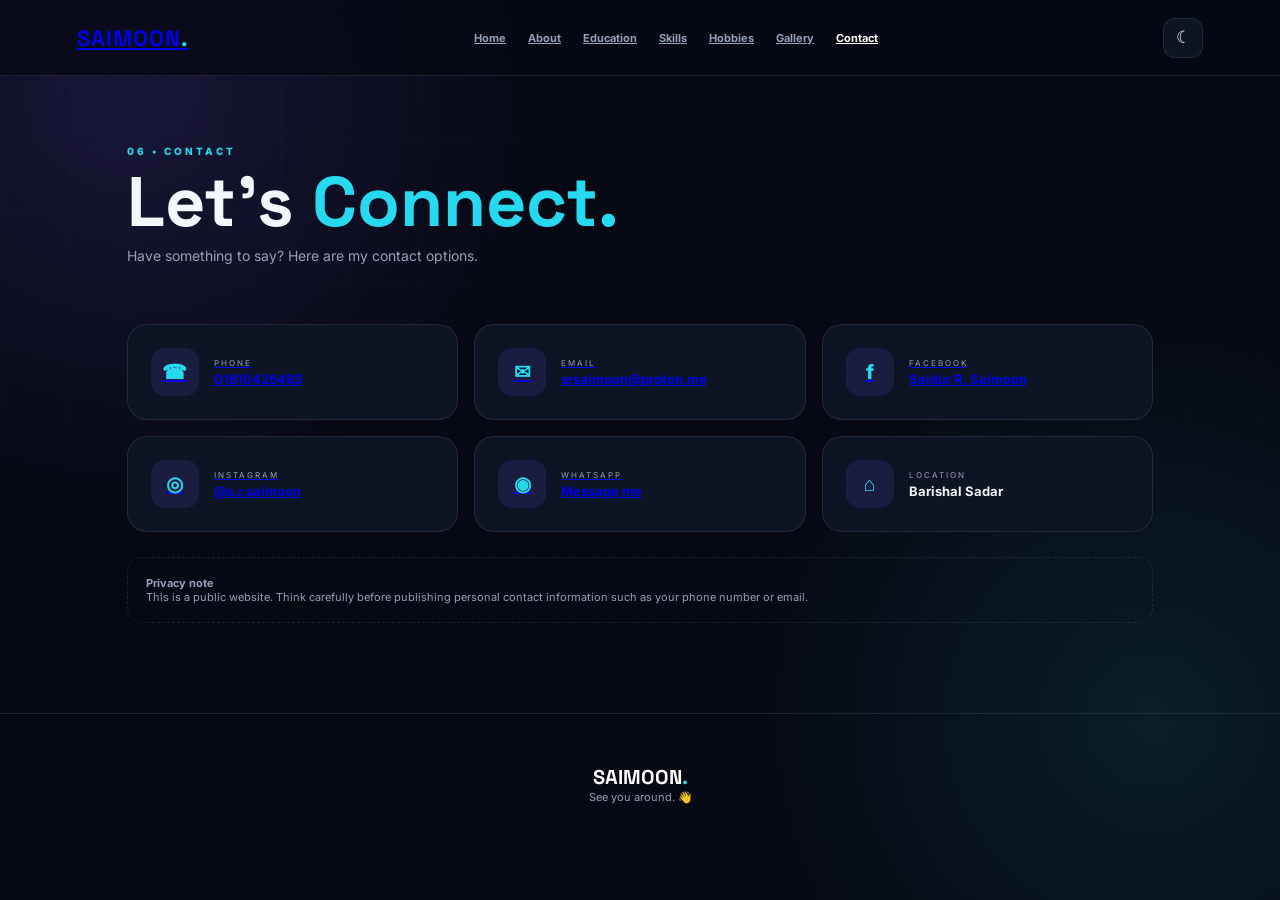
<file: contact.html>
<!DOCTYPE html>
<html lang="en">

<head>

<meta charset="UTF-8">
<meta name="viewport" content="width=device-width, initial-scale=1.0">

<title>Contact | Saimoon</title>

<link rel="stylesheet" href="style.css">

</head>


<body>


<header class="navbar">

<a href="index.html" class="logo">
SAIMOON<span>.</span>
</a>


<nav>

<a href="index.html">Home</a>

<a href="about.html">About</a>

<a href="education.html">Education</a>

<a href="skills.html">Skills</a>

<a href="hobbies.html">Hobbies</a>

<a href="gallery.html">Gallery</a>

<a href="contact.html" class="active">
Contact
</a>

</nav>


<button id="themeBtn">☾</button>

</header>



<main class="inner-page">


<section class="page-heading">

<p class="section-label">
06 • CONTACT
</p>

<h1>

Let's
<em>Connect.</em>

</h1>

<p>
Have something to say? Here are my contact options.
</p>

</section>



<section class="contact-grid">


<a
href="tel:01610426493"
class="contact-card"
>

<div class="contact-icon">
☎
</div>

<div>

<small>PHONE</small>

<h3>
01610426493
</h3>

</div>

</a>



<a
href="mailto:srsaimoon@proton.me"
class="contact-card"
>

<div class="contact-icon">
✉
</div>

<div>

<small>EMAIL</small>

<h3>
srsaimoon@proton.me
</h3>

</div>

</a>



<a
href="https://www.facebook.com/Saidur.R.Saimoon"
target="_blank"
class="contact-card"
>

<div class="contact-icon">
f
</div>

<div>

<small>FACEBOOK</small>

<h3>
Saidur R. Saimoon
</h3>

</div>

</a>



<a
href="https://www.instagram.com/s.r.saimoon"
target="_blank"
class="contact-card"
>

<div class="contact-icon">
◎
</div>

<div>

<small>INSTAGRAM</small>

<h3>
@s.r.saimoon
</h3>

</div>

</a>



<a
href="https://wa.me/qr/3ZWP6IYVEFZGP1"
target="_blank"
class="contact-card"
>

<div class="contact-icon">
◉
</div>

<div>

<small>WHATSAPP</small>

<h3>
Message me
</h3>

</div>

</a>



<div class="contact-card">

<div class="contact-icon">
⌂
</div>

<div>

<small>LOCATION</small>

<h3>
Barishal Sadar
</h3>

</div>

</div>


</section>



<div class="privacy-box">

<strong>Privacy note</strong>

<p>
This is a public website. Think carefully before publishing
personal contact information such as your phone number or email.
</p>

</div>


</main>



<footer>

<div class="footer-logo">
SAIMOON<span>.</span>
</div>

<p>
See you around. 👋
</p>

</footer>


<script src="script.js"></script>

</body>

  </html>
</file>
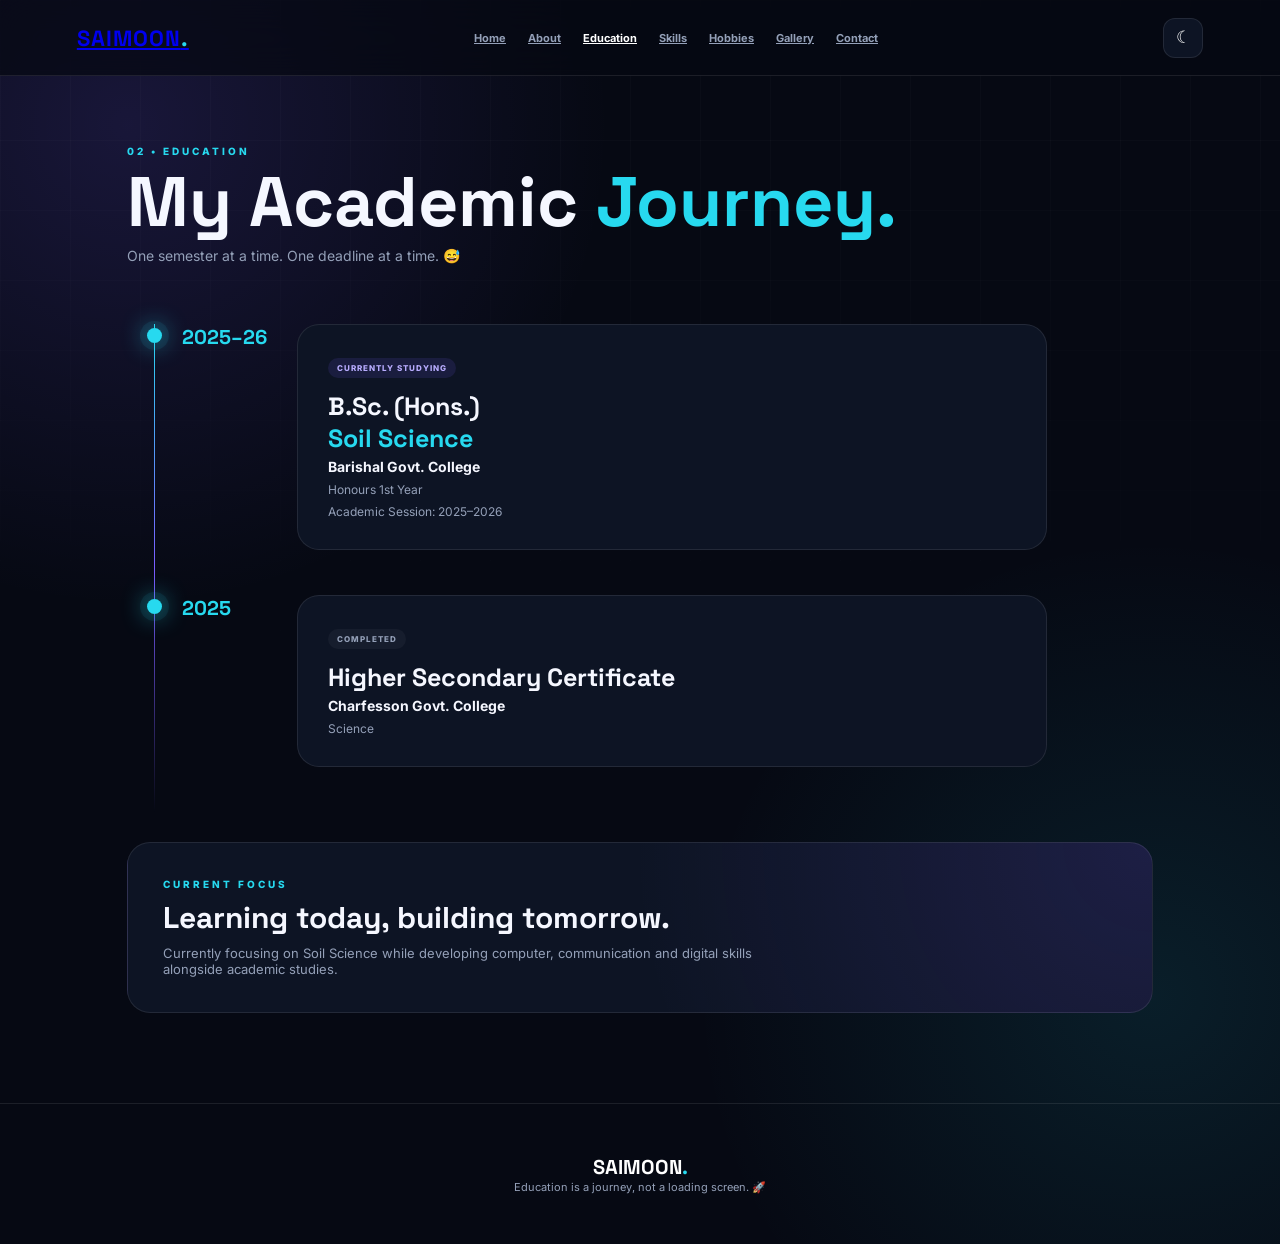
<file: education.html>
<!DOCTYPE html>
<html lang="en">

<head>

<meta charset="UTF-8">
<meta name="viewport" content="width=device-width, initial-scale=1.0">

<title>Education | Saimoon</title>

<link rel="stylesheet" href="style.css">

</head>


<body>


<header class="navbar">

<a href="index.html" class="logo">
SAIMOON<span>.</span>
</a>


<nav>

<a href="index.html">Home</a>

<a href="about.html">About</a>

<a href="education.html" class="active">
Education
</a>

<a href="skills.html">Skills</a>

<a href="hobbies.html">Hobbies</a>

<a href="gallery.html">Gallery</a>

<a href="contact.html">Contact</a>

</nav>


<button id="themeBtn">
☾
</button>

</header>



<main class="inner-page">


<section class="page-heading">

<p class="section-label">
02 • EDUCATION
</p>

<h1>

My Academic
<em>Journey.</em>

</h1>

<p>

One semester at a time.
One deadline at a time. 😅

</p>

</section>



<section class="timeline">


<!-- CURRENT EDUCATION -->

<article class="timeline-item">

<div class="timeline-dot"></div>


<div class="timeline-year">

2025–26

</div>


<div class="education-card">

<span class="status">
CURRENTLY STUDYING
</span>


<h2>

B.Sc. (Hons.)
<br>

<span>Soil Science</span>

</h2>


<h3>
Barishal Govt. College
</h3>


<p>

Honours 1st Year

</p>


<p class="muted">

Academic Session: 2025–2026

</p>

</div>

</article>



<!-- HSC -->

<article class="timeline-item">

<div class="timeline-dot"></div>


<div class="timeline-year">

2025

</div>


<div class="education-card">

<span class="status completed">

COMPLETED

</span>


<h2>

Higher Secondary
Certificate

</h2>


<h3>

Charfesson Govt. College

</h3>


<p>

Science

</p>

</div>

</article>


</section>



<div class="education-note">

<p class="section-label">
CURRENT FOCUS
</p>

<h2>
Learning today,
building tomorrow.
</h2>

<p>
Currently focusing on Soil Science while
developing computer, communication and
digital skills alongside academic studies.
</p>

</div>


</main>



<footer>

<div class="footer-logo">
SAIMOON<span>.</span>
</div>

<p>
Education is a journey, not a loading screen. 🚀
</p>

</footer>



<script src="script.js"></script>

</body>

</html>
</file>
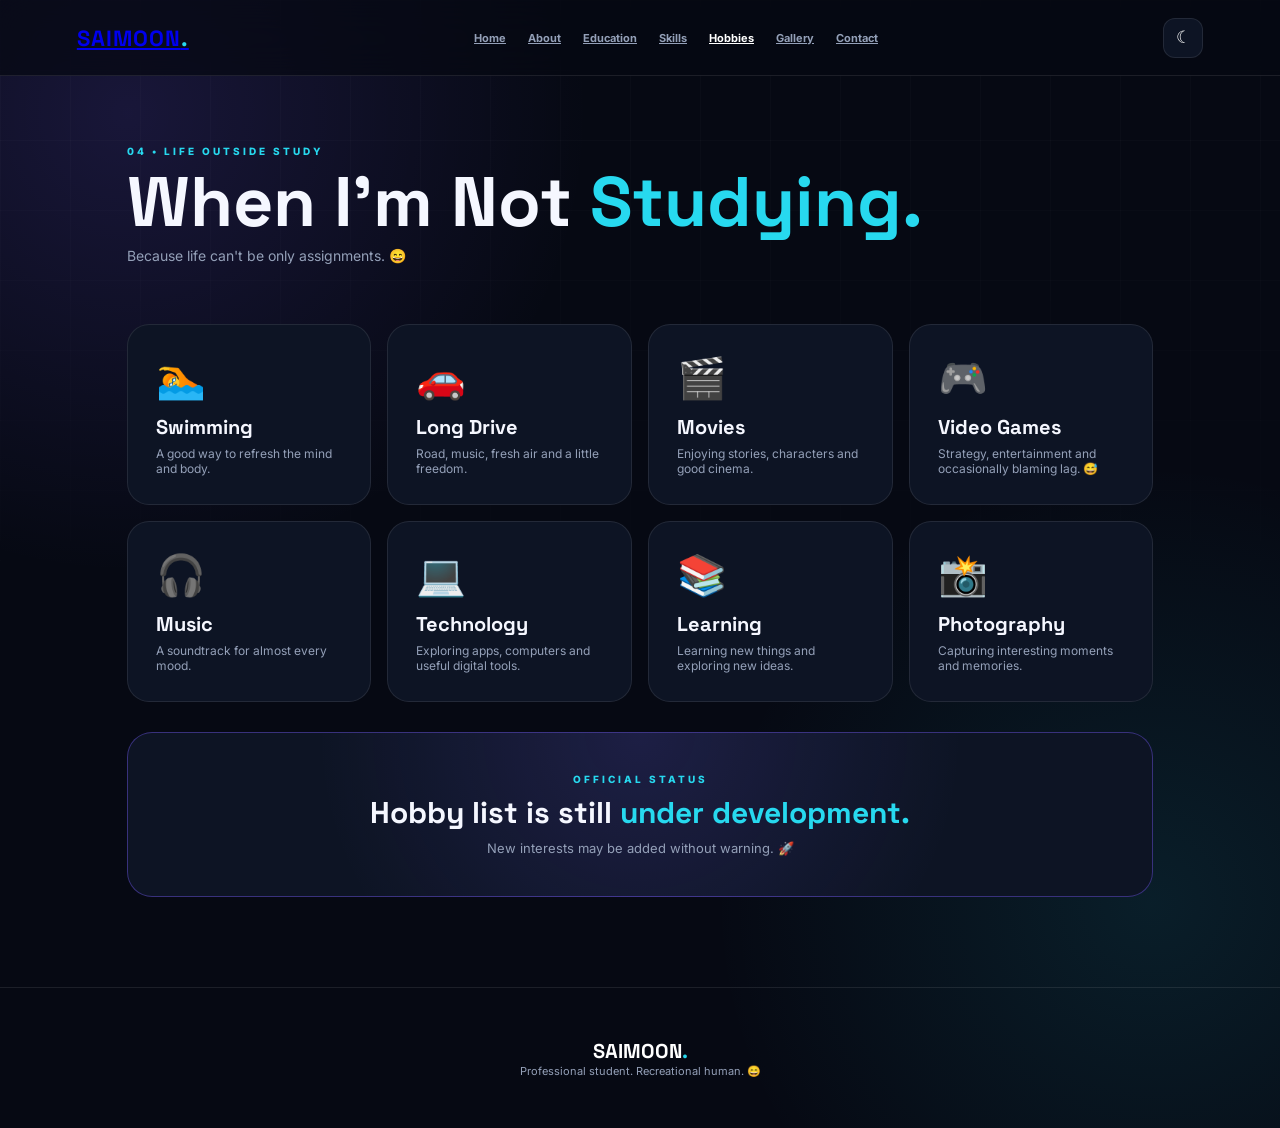
<file: hobbies.html>
<!DOCTYPE html>
<html lang="en">

<head>

<meta charset="UTF-8">
<meta name="viewport" content="width=device-width, initial-scale=1.0">

<title>Hobbies | Saimoon</title>

<link rel="stylesheet" href="style.css">

</head>


<body>


<header class="navbar">

<a href="index.html" class="logo">
SAIMOON<span>.</span>
</a>


<nav>

<a href="index.html">Home</a>

<a href="about.html">About</a>

<a href="education.html">Education</a>

<a href="skills.html">Skills</a>

<a href="hobbies.html" class="active">
Hobbies
</a>

<a href="gallery.html">Gallery</a>

<a href="contact.html">Contact</a>

</nav>


<button id="themeBtn">☾</button>

</header>



<main class="inner-page">


<section class="page-heading">

<p class="section-label">
04 • LIFE OUTSIDE STUDY
</p>

<h1>

When I'm Not
<em>Studying.</em>

</h1>

<p>

Because life can't be only assignments. 😄

</p>

</section>



<section class="hobbies-grid">


<div class="hobby-card">

<div class="hobby-icon">🏊</div>

<h2>Swimming</h2>

<p>
A good way to refresh the mind and body.
</p>

</div>



<div class="hobby-card">

<div class="hobby-icon">🚗</div>

<h2>Long Drive</h2>

<p>
Road, music, fresh air and a little freedom.
</p>

</div>



<div class="hobby-card">

<div class="hobby-icon">🎬</div>

<h2>Movies</h2>

<p>
Enjoying stories, characters and good cinema.
</p>

</div>



<div class="hobby-card">

<div class="hobby-icon">🎮</div>

<h2>Video Games</h2>

<p>
Strategy, entertainment and occasionally blaming lag. 😅
</p>

</div>



<div class="hobby-card">

<div class="hobby-icon">🎧</div>

<h2>Music</h2>

<p>
A soundtrack for almost every mood.
</p>

</div>



<div class="hobby-card">

<div class="hobby-icon">💻</div>

<h2>Technology</h2>

<p>
Exploring apps, computers and useful digital tools.
</p>

</div>



<div class="hobby-card">

<div class="hobby-icon">📚</div>

<h2>Learning</h2>

<p>
Learning new things and exploring new ideas.
</p>

</div>



<div class="hobby-card">

<div class="hobby-icon">📸</div>

<h2>Photography</h2>

<p>
Capturing interesting moments and memories.
</p>

</div>


</section>



<section class="fun-box">

<p class="section-label">
OFFICIAL STATUS
</p>

<h2>
Hobby list is still
<em>under development.</em>
</h2>

<p>
New interests may be added without warning. 🚀
</p>

</section>


</main>



<footer>

<div class="footer-logo">
SAIMOON<span>.</span>
</div>

<p>
Professional student. Recreational human. 😄
</p>

</footer>


<script src="script.js"></script>

</body>

</html>
</file>
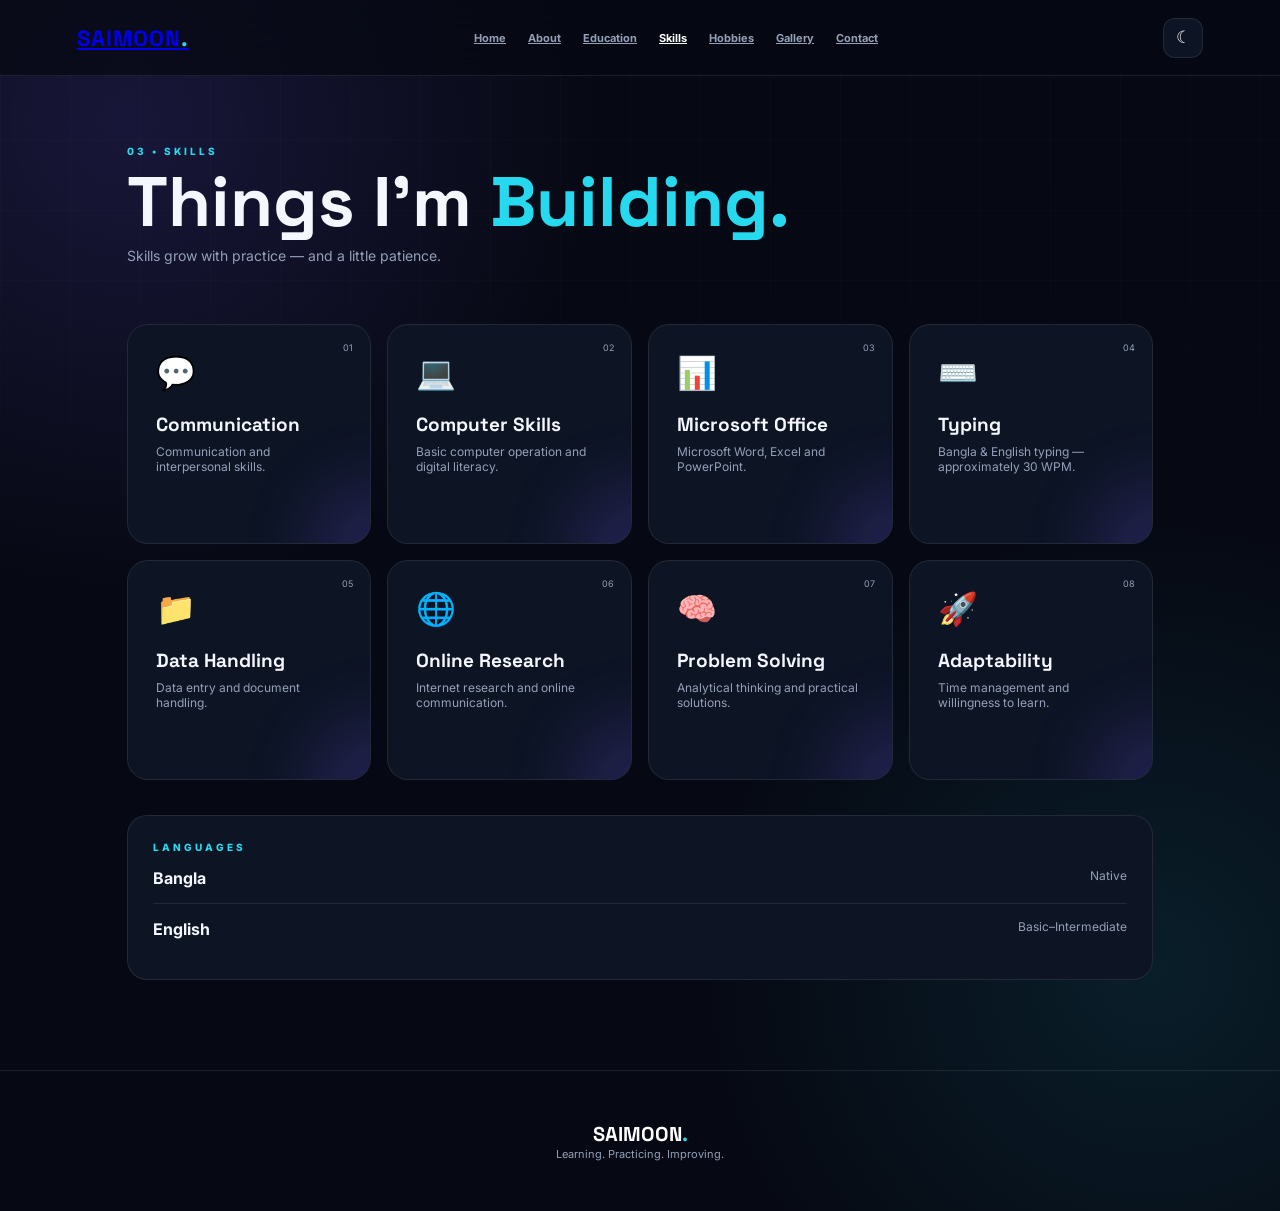
<file: skills.html>
<!DOCTYPE html>
<html lang="en">
<head>
  <meta charset="UTF-8">
  <meta name="viewport" content="width=device-width, initial-scale=1.0">
  <title>Skills | Saimoon</title>
  <link rel="stylesheet" href="style.css">
</head>

<body>

<header class="navbar">

  <a href="index.html" class="logo">
    SAIMOON<span>.</span>
  </a>

  <nav>
    <a href="index.html">Home</a>
    <a href="about.html">About</a>
    <a href="education.html">Education</a>
    <a href="skills.html" class="active">Skills</a>
    <a href="hobbies.html">Hobbies</a>
    <a href="gallery.html">Gallery</a>
    <a href="contact.html">Contact</a>
  </nav>

  <button id="themeBtn">☾</button>

</header>


<main class="inner-page">

<section class="page-heading">

  <p class="section-label">03 • SKILLS</p>

  <h1>
    Things I'm
    <em>Building.</em>
  </h1>

  <p>
    Skills grow with practice — and a little patience.
  </p>

</section>


<section class="skills-grid">

  <div class="skill-card">
    <span class="skill-number">01</span>
    <div class="skill-icon">💬</div>
    <h2>Communication</h2>
    <p>
      Communication and interpersonal skills.
    </p>
  </div>


  <div class="skill-card">
    <span class="skill-number">02</span>
    <div class="skill-icon">💻</div>
    <h2>Computer Skills</h2>
    <p>
      Basic computer operation and digital literacy.
    </p>
  </div>


  <div class="skill-card">
    <span class="skill-number">03</span>
    <div class="skill-icon">📊</div>
    <h2>Microsoft Office</h2>
    <p>
      Microsoft Word, Excel and PowerPoint.
    </p>
  </div>


  <div class="skill-card">
    <span class="skill-number">04</span>
    <div class="skill-icon">⌨️</div>
    <h2>Typing</h2>
    <p>
      Bangla & English typing — approximately 30 WPM.
    </p>
  </div>


  <div class="skill-card">
    <span class="skill-number">05</span>
    <div class="skill-icon">📁</div>
    <h2>Data Handling</h2>
    <p>
      Data entry and document handling.
    </p>
  </div>


  <div class="skill-card">
    <span class="skill-number">06</span>
    <div class="skill-icon">🌐</div>
    <h2>Online Research</h2>
    <p>
      Internet research and online communication.
    </p>
  </div>


  <div class="skill-card">
    <span class="skill-number">07</span>
    <div class="skill-icon">🧠</div>
    <h2>Problem Solving</h2>
    <p>
      Analytical thinking and practical solutions.
    </p>
  </div>


  <div class="skill-card">
    <span class="skill-number">08</span>
    <div class="skill-icon">🚀</div>
    <h2>Adaptability</h2>
    <p>
      Time management and willingness to learn.
    </p>
  </div>

</section>


<section class="languages-box">

  <p class="section-label">LANGUAGES</p>

  <div class="language-row">
    <strong>Bangla</strong>
    <span>Native</span>
  </div>

  <div class="language-row">
    <strong>English</strong>
    <span>Basic–Intermediate</span>
  </div>

</section>

</main>


<footer>

  <div class="footer-logo">
    SAIMOON<span>.</span>
  </div>

  <p>
    Learning. Practicing. Improving.
  </p>

</footer>

<script src="script.js"></script>

</body>
      </html>
</file>
<file: style.css>
@import url('https://fonts.googleapis.com/css2?family=Inter:wght@400;500;600;700;800&family=Space+Grotesk:wght@500;600;700&display=swap');


:root{

--bg:#060913;
--card:#0d1424;
--card2:#111a2d;

--text:#f5f7ff;
--muted:#94a0b8;

--purple:#795cff;
--cyan:#27d9ef;

--border:rgba(255,255,255,.09);

}


*{
margin:0;
padding:0;
box-sizing:border-box;
}


html{
scroll-behavior:smooth;
}


body{

background:
radial-gradient(
circle at 10% 10%,
rgba(121,92,255,.16),
transparent 30%
),
radial-gradient(
circle at 90% 80%,
rgba(39,217,239,.10),
transparent 30%
),
var(--bg);

color:var(--text);

font-family:Inter,sans-serif;

min-height:100vh;

overflow-x:hidden;

transition:.4s;

}


body::before{

content:"";

position:fixed;

inset:0;

pointer-events:none;

background-image:

linear-gradient(
rgba(255,255,255,.025) 1px,
transparent 1px
),

linear-gradient(
90deg,
rgba(255,255,255,.025) 1px,
transparent 1px
);

background-size:70px 70px;

mask-image:linear-gradient(
to bottom,
black,
transparent 80%
);

z-index:-2;

}


/* NAVIGATION */

.navbar{

position:fixed;

top:0;
left:0;
right:0;

height:76px;

display:flex;

align-items:center;

justify-content:space-between;

padding:0 6%;

z-index:100;

background:rgba(6,9,19,.72);

backdrop-filter:blur(18px);

border-bottom:1px solid var(--border);

}


.logo{

font-family:"Space Grotesk";

font-size:22px;

font-weight:800;

letter-spacing:1px;

}


.logo span,
em{

color:var(--cyan);

font-style:normal;

}


.navbar nav{

display:flex;

gap:22px;

}


.navbar nav a{

font-size:11px;

font-weight:700;

color:var(--muted);

transition:.3s;

}


.navbar nav a:hover,
.navbar nav a.active{

color:#fff;

}


#themeBtn{

width:40px;

height:40px;

border-radius:12px;

border:1px solid var(--border);

background:var(--card);

color:#fff;

cursor:pointer;

font-size:17px;

transition:.3s;

}


#themeBtn:hover{

transform:rotate(20deg);

border-color:var(--cyan);

}


/* HERO */

.hero{

min-height:100vh;

display:flex;

align-items:center;

justify-content:center;

text-align:center;

position:relative;

padding:130px 6% 80px;

}


.hero::before{

content:"";

position:absolute;

width:500px;

height:500px;

border-radius:50%;

background:var(--purple);

filter:blur(180px);

opacity:.13;

animation:pulse 6s infinite alternate;

}


@keyframes pulse{

from{
transform:scale(.8);
opacity:.08;
}

to{
transform:scale(1.2);
opacity:.18;
}

}


.hero-content{

position:relative;

max-width:900px;

animation:heroIn 1.2s ease both;

}


@keyframes heroIn{

from{
opacity:0;
transform:translateY(40px);
}

to{
opacity:1;
transform:none;
}

}


.profile-wrap{

width:145px;

height:145px;

margin:auto;

position:relative;

}


.profile-glow{

position:absolute;

inset:-15px;

border-radius:45px;

background:linear-gradient(
135deg,
var(--purple),
var(--cyan)
);

filter:blur(25px);

opacity:.35;

animation:profilePulse 3s infinite alternate;

}


@keyframes profilePulse{

to{
transform:scale(1.12);
opacity:.55;
}

}


.profile-img{

width:100%;

height:100%;

object-fit:cover;

border-radius:42px;

border:4px solid rgba(255,255,255,.8);

position:relative;

z-index:2;

}


.small-title,
.section-label{

font-size:10px;

letter-spacing:3px;

font-weight:800;

color:var(--cyan);

}


.small-title{

margin-top:28px;

}


.hero h1{

font-family:"Space Grotesk";

font-size:clamp(43px,7vw,88px);

line-height:.95;

letter-spacing:-4px;

margin:15px 0;

}


.hero h1 span{

display:block;

background:linear-gradient(
90deg,
#fff,
var(--cyan),
#9d8cff
);

background-clip:text;

-webkit-background-clip:text;

color:transparent;

}


.typing-box{

height:35px;

font-family:"Space Grotesk";

font-size:18px;

font-weight:600;

color:var(--cyan);

}


.cursor{

animation:blink .8s infinite;

}


@keyframes blink{

50%{
opacity:0;
}

}


.hero-text{

max-width:650px;

margin:12px auto;

font-size:14px;

line-height:1.8;

color:var(--muted);

}


.hero-buttons{

display:flex;

justify-content:center;

gap:12px;

margin-top:28px;

flex-wrap:wrap;

}


.primary-btn,
.secondary-btn{

padding:13px 21px;

border-radius:13px;

font-size:12px;

font-weight:800;

transition:.35s;

}


.primary-btn{

background:linear-gradient(
135deg,
var(--purple),
#528dff
);

box-shadow:
0 15px 40px rgba(121,92,255,.22);

}


.secondary-btn{

border:1px solid var(--border);

background:rgba(255,255,255,.03);

}


.primary-btn:hover,
.secondary-btn:hover{

transform:translateY(-5px);

}


.scroll-down{

position:absolute;

bottom:30px;

font-size:8px;

letter-spacing:3px;

color:var(--muted);

}


.scroll-down span{

display:block;

width:1px;

height:30px;

margin:auto auto 8px;

background:var(--cyan);

animation:scrollLine 1.5s infinite;

}


@keyframes scrollLine{

50%{
height:45px;
opacity:.3;
}

}


/* INTRO */

.intro-section{

padding:120px 7%;

text-align:center;

}


.intro-section h2{

font-family:"Space Grotesk";

font-size:clamp(30px,5vw,55px);

line-height:1.1;

margin:10px 0 20px;

}


.intro-text{

max-width:650px;

margin:auto;

color:var(--muted);

font-size:14px;

}


.quick-cards{

max-width:950px;

margin:45px auto 0;

display:grid;

grid-template-columns:repeat(3,1fr);

gap:16px;

}


.quick-card{

text-align:left;

padding:28px;

border:1px solid var(--border);

border-radius:20px;

background:rgba(13,20,36,.8);

transition:.35s;

}


.quick-card:hover{

transform:translateY(-8px);

border-color:var(--cyan);

}


.quick-icon{

font-size:30px;

margin-bottom:15px;

}


.quick-card h3{

font-family:"Space Grotesk";

font-size:20px;

}


.quick-card p{

font-size:12px;

color:var(--muted);

margin:5px 0 15px;

}


.quick-card span{

font-size:10px;

color:var(--cyan);

font-weight:800;

}


/* INNER PAGES */

.inner-page{

max-width:1180px;

margin:auto;

padding:145px 6% 90px;

}


.page-heading{

margin-bottom:60px;

animation:headingIn .9s ease both;

}


@keyframes headingIn{

from{

opacity:0;

transform:translateX(-35px);

}

to{

opacity:1;

transform:none;

}

}


.page-heading h1{

font-family:"Space Grotesk";

font-size:clamp(42px,6vw,70px);

line-height:1;

margin:10px 0;

}


.page-heading p:not(.section-label){

color:var(--muted);

font-size:14px;

}


/* ABOUT */

.about-container{

display:grid;

grid-template-columns:.8fr 1.2fr;

gap:25px;

}


.about-photo{

height:600px;

position:relative;

border-radius:28px;

overflow:hidden;

border:1px solid var(--border);

background:var(--card);

}


.about-photo::after{

content:"";

position:absolute;

inset:0;

background:linear-gradient(
transparent 50%,
rgba(0,0,0,.8)
);

}


.about-photo img{

width:100%;

height:100%;

object-fit:cover;

transition:.8s;

}


.about-photo:hover img{

transform:scale(1.06);

}


.photo-tag{

position:absolute;

bottom:25px;

left:25px;

z-index:2;

font-family:"Space Grotesk";

font-size:24px;

font-weight:700;

}


.about-content{

padding:40px;

background:var(--card);

border:1px solid var(--border);

border-radius:28px;

}


.about-content h2{

font-family:"Space Grotesk";

font-size:36px;

line-height:1.1;

margin:10px 0 25px;

}


.about-content>p{

color:var(--muted);

font-size:14px;

margin-bottom:15px;

}


.quote-box{

margin:25px 0;

padding:20px;

border-left:3px solid var(--cyan);

background:rgba(39,217,239,.05);

border-radius:0 15px 15px 0;

}


.quote-box p{

font-size:13px;

color:#cbd3e3;

}


.info-grid{

display:grid;

grid-template-columns:repeat(2,1fr);

gap:10px;

margin-top:25px;

}


.info-grid div{

padding:16px;

border:1px solid var(--border);

border-radius:14px;

}


.info-grid small{

display:block;

font-size:8px;

letter-spacing:2px;

color:var(--muted);

}


.info-grid strong{

font-size:12px;

}


/* EDUCATION */

.timeline{

position:relative;

max-width:900px;

margin-left:20px;

}


.timeline::before{

content:"";

position:absolute;

left:7px;

top:0;

bottom:0;

width:1px;

background:linear-gradient(
var(--cyan),
var(--purple),
transparent
);

}


.timeline-item{

position:relative;

display:grid;

grid-template-columns:120px 1fr;

gap:30px;

padding-bottom:45px;

}


.timeline-dot{

position:absolute;

left:0;

top:4px;

width:15px;

height:15px;

border-radius:50%;

background:var(--cyan);

box-shadow:
0 0 0 7px rgba(39,217,239,.08),
0 0 25px var(--cyan);

animation:dotPulse 2s infinite;

}


@keyframes dotPulse{

50%{
box-shadow:
0 0 0 13px rgba(39,217,239,.02),
0 0 35px var(--cyan);
}

}


.timeline-year{

padding-left:35px;

font-family:"Space Grotesk";

font-size:20px;

font-weight:700;

color:var(--cyan);

}


.education-card{

padding:30px;

border:1px solid var(--border);

background:var(--card);

border-radius:22px;

transition:.35s;

}


.education-card:hover{

transform:translateX(8px);

border-color:var(--cyan);

}


.status{

display:inline-block;

padding:5px 9px;

border-radius:20px;

background:rgba(121,92,255,.12);

color:#b9adff;

font-size:8px;

font-weight:800;

letter-spacing:1px;

}


.status.completed{

color:var(--muted);

background:rgba(255,255,255,.04);

}


.education-card h2{

font-family:"Space Grotesk";

font-size:25px;

margin:12px 0 4px;

}


.education-card h2 span{

color:var(--cyan);

}


.education-card h3{

font-size:14px;

}


.education-card p{

font-size:12px;

color:var(--muted);

margin-top:7px;

}


.education-note{

margin-top:30px;

padding:35px;

border:1px solid var(--border);

border-radius:23px;

background:
radial-gradient(
circle at top right,
rgba(121,92,255,.15),
transparent 50%
),
var(--card);

}


.education-note h2{

font-family:"Space Grotesk";

font-size:30px;

margin:8px 0;

}


.education-note p:last-child{

color:var(--muted);

font-size:13px;

max-width:600px;

}


/* SKILLS */

.skills-grid{

display:grid;

grid-template-columns:repeat(4,1fr);

gap:16px;

}


.skill-card{

position:relative;

padding:28px;

min-height:220px;

background:var(--card);

border:1px solid var(--border);

border-radius:21px;

overflow:hidden;

transition:.4s;

}


.skill-card::after{

content:"";

position:absolute;

width:130px;

height:130px;

right:-70px;

bottom:-70px;

border-radius:50%;

background:var(--purple);

filter:blur(35px);

opacity:.2;

}


.skill-card:hover{

transform:
translateY(-9px)
rotate(.5deg);

border-color:var(--purple);

}


.skill-number{

position:absolute;

right:17px;

top:17px;

font-size:9px;

color:var(--muted);

}


.skill-icon{

font-size:32px;

margin-bottom:20px;

}


.skill-card h2{

font-family:"Space Grotesk";

font-size:19px;

}


.skill-card p{

font-size:12px;

color:var(--muted);

margin-top:7px;

}


.languages-box{

margin-top:35px;

padding:25px;

background:var(--card);

border:1px solid var(--border);

border-radius:20px;

}


.language-row{

display:flex;

justify-content:space-between;

padding:15px 0;

border-bottom:1px solid var(--border);

}


.language-row:last-child{

border-bottom:0;

}


.language-row span{

font-size:12px;

color:var(--muted);

}


/* HOBBIES */

.hobbies-grid{

display:grid;

grid-template-columns:repeat(4,1fr);

gap:16px;

}


.hobby-card{

padding:28px;

background:var(--card);

border:1px solid var(--border);

border-radius:22px;

transition:.4s;

}


.hobby-card:hover{

transform:
translateY(-10px)
scale(1.02);

border-color:var(--cyan);

}


.hobby-icon{

font-size:40px;

margin-bottom:12px;

transition:.4s;

}


.hobby-card:hover .hobby-icon{

transform:
scale(1.2)
rotate(8deg);

}


.hobby-card h2{

font-family:"Space Grotesk";

font-size:20px;

}


.hobby-card p{

font-size:12px;

color:var(--muted);

margin-top:6px;

}


.fun-box{

margin-top:30px;

padding:40px;

text-align:center;

border:1px solid rgba(121,92,255,.4);

border-radius:25px;

background:
radial-gradient(
circle at center top,
rgba(121,92,255,.15),
transparent 60%
),
var(--card);

}


.fun-box h2{

font-family:"Space Grotesk";

font-size:30px;

margin:8px 0;

}


.fun-box p:last-child{

color:var(--muted);

font-size:13px;

}


/* GALLERY */

.gallery-grid{

display:grid;

grid-template-columns:repeat(3,1fr);

gap:16px;

}


.gallery-item{

height:300px;

position:relative;

border-radius:20px;

overflow:hidden;

background:var(--card);

border:1px solid var(--border);

}


.gallery-item.big{

grid-column:span 2;

height:400px;

}


.gallery-item img{

width:100%;

height:100%;

object-fit:cover;

transition:.7s;

}


.gallery-item:hover img{

transform:scale(1.1);

filter:saturate(1.2);

}


.gallery-item::after{

content:"";

position:absolute;

inset:0;

background:linear-gradient(
transparent 45%,
rgba(0,0,0,.8)
);

pointer-events:none;

}


.gallery-label{

position:absolute;

bottom:17px;

left:17px;

z-index:2;

font-size:9px;

letter-spacing:2px;

font-weight:800;

}


/* CONTACT */

.contact-grid{

display:grid;

grid-template-columns:repeat(3,1fr);

gap:16px;

}


.contact-card{

display:flex;

align-items:center;

gap:15px;

padding:23px;

border:1px solid var(--border);

border-radius:20px;

background:var(--card);

transition:.35s;

}


.contact-card:hover{

transform:translateY(-7px);

border-color:var(--cyan);

}


.contact-icon{

width:48px;

height:48px;

display:grid;

place-items:center;

border-radius:14px;

background:rgba(121,92,255,.12);

color:var(--cyan);

font-size:20px;

font-weight:800;

}


.contact-card small{

display:block;

font-size:8px;

letter-spacing:2px;

color:var(--muted);

}


.contact-card h3{

font-size:13px;

margin-top:3px;

word-break:break-word;

}


.privacy-box{

margin-top:25px;

padding:18px;

border:1px dashed var(--border);

border-radius:15px;

color:var(--muted);

font-size:11px;

}


/* GALLERY TIP */

.gallery-tip{

margin-top:20px;

padding:17px;

border:1px solid var(--border);

border-radius:15px;

color:var(--muted);

font-size:11px;

}


/* FOOTER */

footer{

padding:50px 6%;

text-align:center;

border-top:1px solid var(--border);

color:var(--muted);

font-size:11px;

}


.footer-logo{

font-family:"Space Grotesk";

font-size:20px;

font-weight:800;

color:#fff;

}


.footer-logo span{

color:var(--cyan);

}


/* MOBILE */

@media(max-width:950px){

.navbar nav{

display:none;

}


.skills-grid,
.hobbies-grid{

grid-template-columns:repeat(2,1fr);

}


.about-container{

grid-template-columns:1fr;

}


.contact-grid{

grid-template-columns:repeat(2,1fr);

}

}


@media(max-width:600px){

.hero{

padding-top:120px;

}


.hero h1{

font-size:43px;

letter-spacing:-2px;

}


.quick-cards,
.skills-grid,
.hobbies-grid,
.contact-grid,
.gallery-grid{

grid-template-columns:1fr;

}


.gallery-item.big{

grid-column:auto;

height:300px;

}


.timeline-item{

grid-template-columns:1fr;

gap:5px;

}


.timeline-year{

padding-left:35px;

}


.about-photo{

height:420px;

}


.about-content{

padding:27px;

}


.info-grid{

grid-template-columns:1fr;

}


.page-heading{

margin-bottom:40px;

}

  }
</file>
